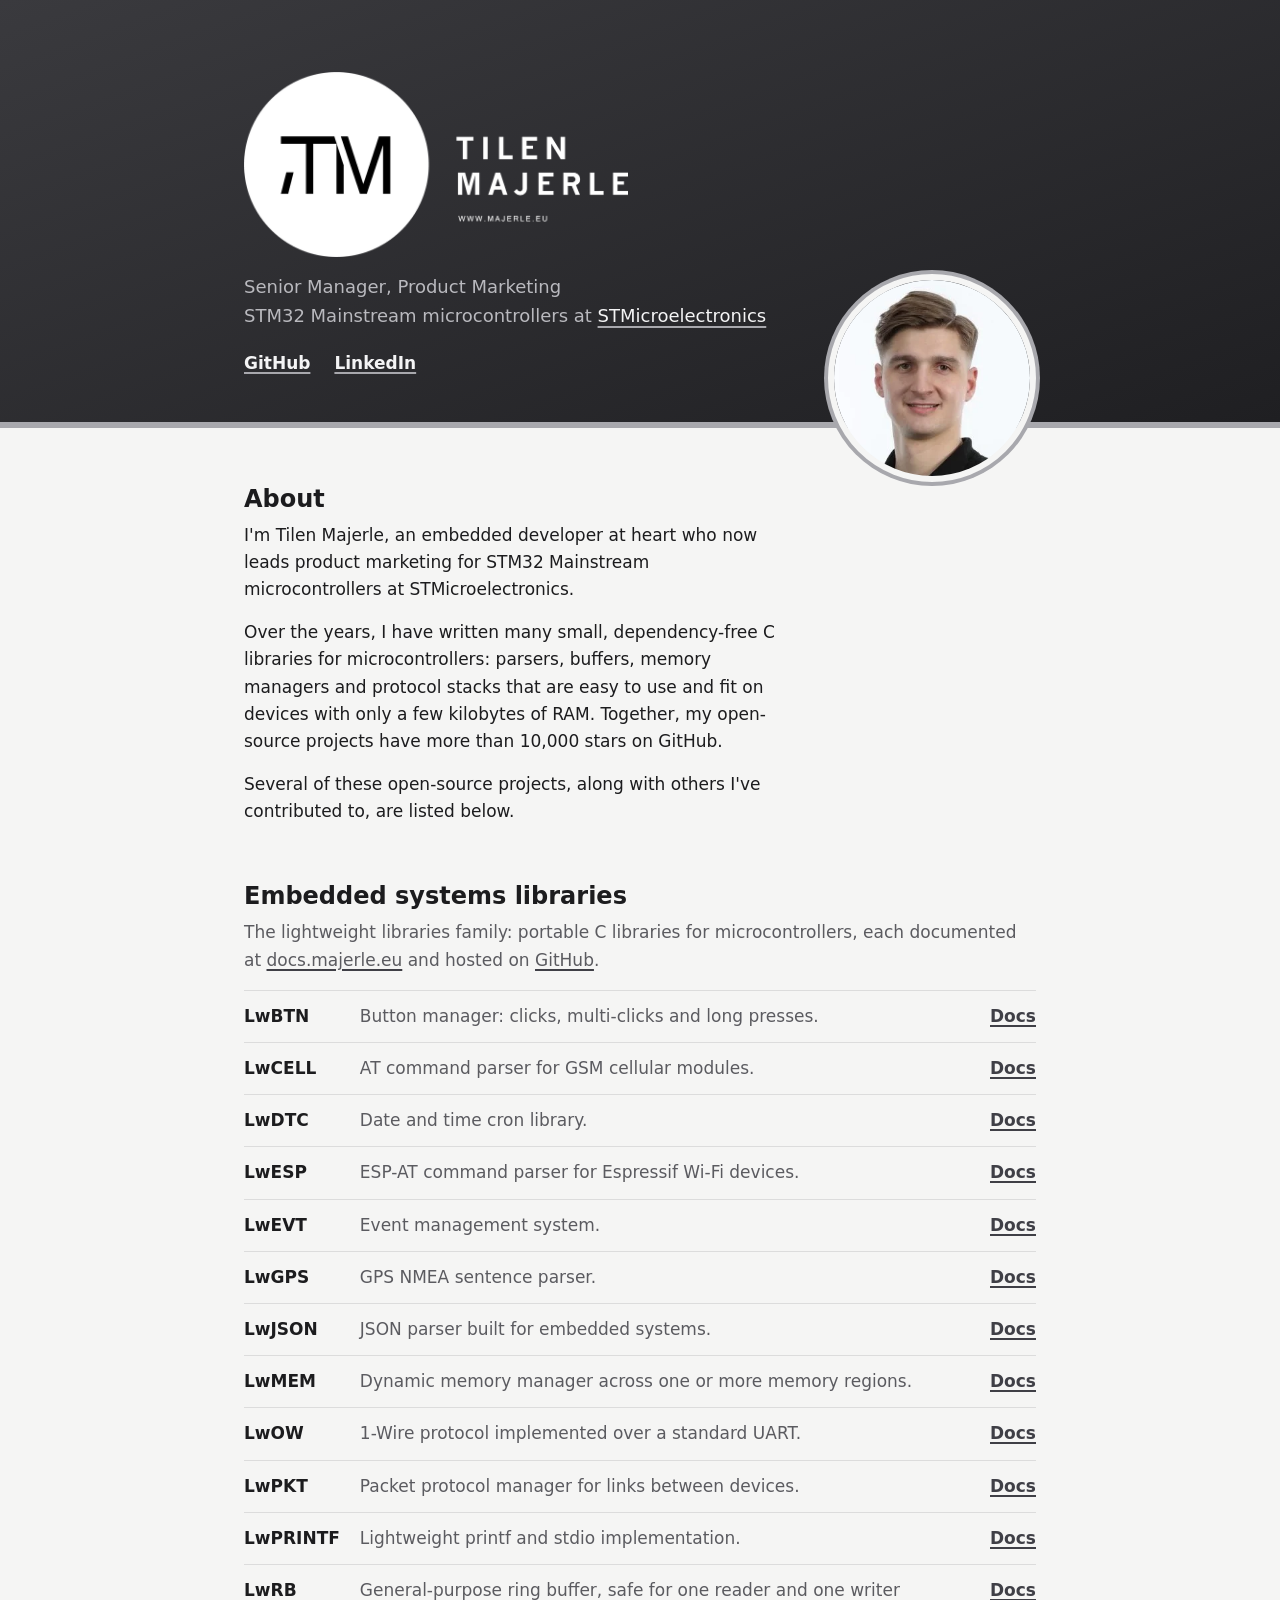
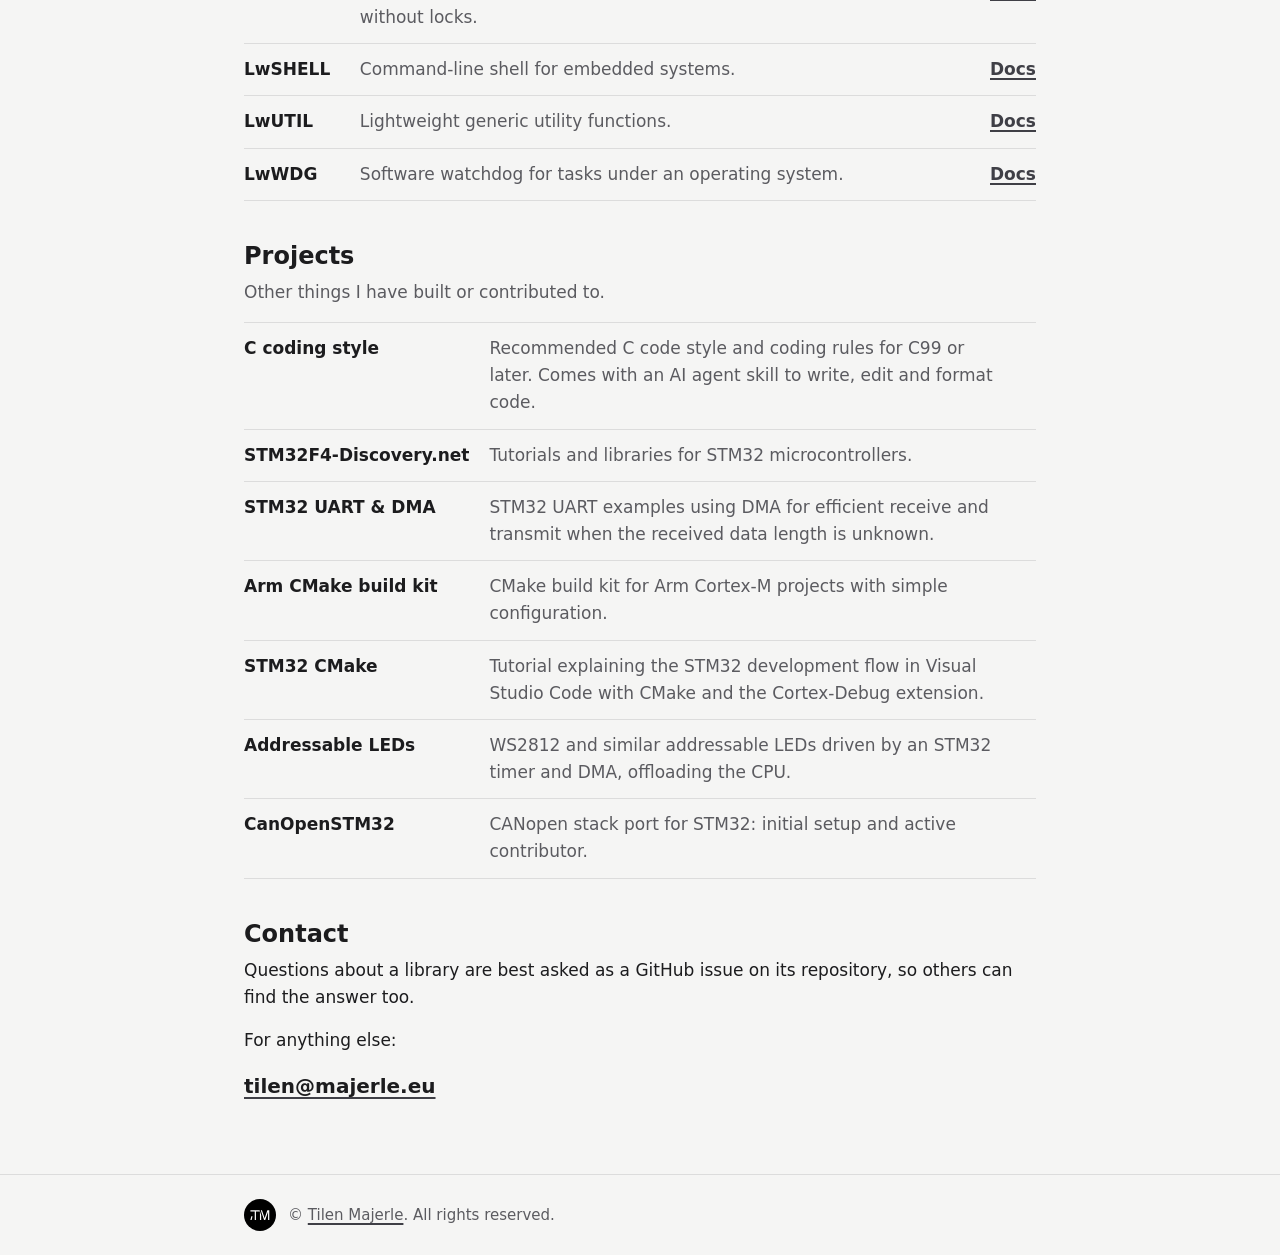
<file: index.html>
<!doctype html>
<html lang="en">

<head>
    <meta charset="utf-8">
    <meta name="viewport" content="width=device-width, initial-scale=1">

    <title>Tilen Majerle - STM32 and embedded C libraries</title>
    <meta name="description"
        content="Tilen Majerle, Senior Manager, Product Marketing for STM32 Mainstream microcontrollers at STMicroelectronics. Author of LwRB, LwESP, LwJSON, LwGPS and other lightweight open-source C libraries for microcontrollers.">
    <meta name="author" content="Tilen Majerle">
    <meta name="robots" content="index, follow, max-image-preview:large">
    <link rel="canonical" href="https://majerle.eu/">

    <meta name="theme-color" content="#2b2b2e" media="(prefers-color-scheme: light)">
    <meta name="theme-color" content="#121214" media="(prefers-color-scheme: dark)">
    <meta name="color-scheme" content="light dark">

    <!-- Open Graph / social previews -->
    <meta property="og:type" content="profile">
    <meta property="og:site_name" content="Tilen Majerle">
    <meta property="og:title" content="Tilen Majerle - STM32 and embedded C libraries">
    <meta property="og:description"
        content="Tilen Majerle, Senior Manager, Product Marketing for STM32 Mainstream microcontrollers at STMicroelectronics. Author of LwRB, LwESP, LwJSON, LwGPS and other lightweight open-source C libraries for microcontrollers.">
    <meta property="og:url" content="https://majerle.eu/">
    <meta property="og:locale" content="en_US">
    <meta property="profile:first_name" content="Tilen">
    <meta property="profile:last_name" content="Majerle">
    <meta property="og:image" content="https://majerle.eu/img/og-image.png">
    <meta property="og:image:width" content="1200">
    <meta property="og:image:height" content="630">
    <meta property="og:image:alt" content="Tilen Majerle logo">
    <meta name="twitter:card" content="summary_large_image">
    <meta name="twitter:image" content="https://majerle.eu/img/og-image.png">
    <meta name="twitter:image:alt" content="Tilen Majerle logo">
    <meta name="twitter:title" content="Tilen Majerle - STM32 and embedded C libraries">
    <meta name="twitter:description"
        content="Tilen Majerle, Senior Manager, Product Marketing for STM32 Mainstream microcontrollers at STMicroelectronics. Author of LwRB, LwESP, LwJSON, LwGPS and other lightweight open-source C libraries for microcontrollers.">

    <link rel="icon" href="favicon.ico" sizes="48x48">
    <link rel="icon" href="favicon.svg" type="image/svg+xml">
    <link rel="apple-touch-icon" href="apple-touch-icon.png">
    <link rel="me" href="https://github.com/MaJerle">
    <link rel="me" href="https://www.linkedin.com/in/tilen-majerle-85a6977/">

    <link rel="preconnect" href="https://api.github.com" crossorigin>

    <link rel="stylesheet" href="css/style.css">
    <script src="js/main.js" defer></script>

    <!-- Structured data: tells Google who this page is about and which libraries belong to them -->
    <script type="application/ld+json">
  {
    "@context": "https://schema.org",
    "@graph": [
      {
        "@type": "WebSite",
        "@id": "https://majerle.eu/#website",
        "url": "https://majerle.eu/",
        "name": "Tilen Majerle",
        "alternateName": "majerle.eu",
        "publisher": { "@id": "https://majerle.eu/#person" }
      },
      {
        "@type": "ProfilePage",
        "@id": "https://majerle.eu/#page",
        "url": "https://majerle.eu/",
        "name": "Tilen Majerle - personal website",
        "inLanguage": "en",
        "isPartOf": { "@id": "https://majerle.eu/#website" },
        "mainEntity": { "@id": "https://majerle.eu/#person" }
      },
      {
        "@type": "Person",
        "@id": "https://majerle.eu/#person",
        "name": "Tilen Majerle",
        "alternateName": "Tilen MAJERLE",
        "givenName": "Tilen",
        "familyName": "Majerle",
        "url": "https://majerle.eu/",
        "image": "https://majerle.eu/img/tilen.webp",
        "description": "Senior Manager, Product Marketing for STM32 Mainstream microcontrollers at STMicroelectronics and author of lightweight open-source C libraries for microcontrollers.",
        "jobTitle": "Senior Manager, Product Marketing, STM32 Mainstream microcontrollers",
        "worksFor": {
          "@type": "Organization",
          "name": "STMicroelectronics",
          "url": "https://www.st.com/"
        },
        "workLocation": {
          "@type": "Place",
          "address": {
            "@type": "PostalAddress",
            "addressCountry": "FR"
          }
        },
        "nationality": { "@type": "Country", "name": "Slovenia" },
        "knowsAbout": [
          "Embedded systems", "Microcontrollers", "STM32", "C programming",
          "Real-time operating systems", "AT command parsers", "Ring buffers",
          "Memory management", "GPS NMEA parsing", "JSON parsing"
        ],
        "sameAs": [
          "https://github.com/MaJerle",
          "https://www.linkedin.com/in/tilen-majerle-85a6977/",
          "https://docs.majerle.eu/",
          "https://stm32f4-discovery.net/"
        ]
      },
      {
        "@type": "ItemList",
        "@id": "https://majerle.eu/#libraries",
        "name": "Open-source C libraries by Tilen Majerle",
        "itemListElement": [
          { "@type": "ListItem", "position": 1,  "item": { "@type": "SoftwareSourceCode", "name": "LwBTN",    "codeRepository": "https://github.com/MaJerle/lwbtn",    "programmingLanguage": "C", "description": "Button manager for embedded systems",                     "author": { "@id": "https://majerle.eu/#person" } } },
          { "@type": "ListItem", "position": 2,  "item": { "@type": "SoftwareSourceCode", "name": "LwCELL",   "codeRepository": "https://github.com/MaJerle/lwcell",   "programmingLanguage": "C", "description": "AT command parser for GSM cellular modules",               "author": { "@id": "https://majerle.eu/#person" } } },
          { "@type": "ListItem", "position": 3,  "item": { "@type": "SoftwareSourceCode", "name": "LwDTC",    "codeRepository": "https://github.com/MaJerle/lwdtc",    "programmingLanguage": "C", "description": "Date and time cron library for embedded systems",          "author": { "@id": "https://majerle.eu/#person" } } },
          { "@type": "ListItem", "position": 4,  "item": { "@type": "SoftwareSourceCode", "name": "LwESP",    "codeRepository": "https://github.com/MaJerle/lwesp",    "programmingLanguage": "C", "description": "ESP-AT command parser for Espressif Wi-Fi devices",        "author": { "@id": "https://majerle.eu/#person" } } },
          { "@type": "ListItem", "position": 5,  "item": { "@type": "SoftwareSourceCode", "name": "LwEVT",    "codeRepository": "https://github.com/MaJerle/lwevt",    "programmingLanguage": "C", "description": "Event management system",                                  "author": { "@id": "https://majerle.eu/#person" } } },
          { "@type": "ListItem", "position": 6,  "item": { "@type": "SoftwareSourceCode", "name": "LwGPS",    "codeRepository": "https://github.com/MaJerle/lwgps",    "programmingLanguage": "C", "description": "GPS NMEA parser for embedded systems",                     "author": { "@id": "https://majerle.eu/#person" } } },
          { "@type": "ListItem", "position": 7,  "item": { "@type": "SoftwareSourceCode", "name": "LwJSON",   "codeRepository": "https://github.com/MaJerle/lwjson",   "programmingLanguage": "C", "description": "JSON parser for embedded systems",                         "author": { "@id": "https://majerle.eu/#person" } } },
          { "@type": "ListItem", "position": 8,  "item": { "@type": "SoftwareSourceCode", "name": "LwMEM",    "codeRepository": "https://github.com/MaJerle/lwmem",    "programmingLanguage": "C", "description": "Dynamic memory manager for embedded systems",              "author": { "@id": "https://majerle.eu/#person" } } },
          { "@type": "ListItem", "position": 9,  "item": { "@type": "SoftwareSourceCode", "name": "LwOW",     "codeRepository": "https://github.com/MaJerle/lwow",     "programmingLanguage": "C", "description": "1-Wire library over UART",                                 "author": { "@id": "https://majerle.eu/#person" } } },
          { "@type": "ListItem", "position": 10, "item": { "@type": "SoftwareSourceCode", "name": "LwPKT",    "codeRepository": "https://github.com/MaJerle/lwpkt",    "programmingLanguage": "C", "description": "Packet protocol manager for embedded systems",             "author": { "@id": "https://majerle.eu/#person" } } },
          { "@type": "ListItem", "position": 11, "item": { "@type": "SoftwareSourceCode", "name": "LwPRINTF", "codeRepository": "https://github.com/MaJerle/lwprintf", "programmingLanguage": "C", "description": "Lightweight stdio printf implementation",                  "author": { "@id": "https://majerle.eu/#person" } } },
          { "@type": "ListItem", "position": 12, "item": { "@type": "SoftwareSourceCode", "name": "LwRB",     "codeRepository": "https://github.com/MaJerle/lwrb",     "programmingLanguage": "C", "description": "General-purpose ring buffer for embedded systems",         "author": { "@id": "https://majerle.eu/#person" } } },
          { "@type": "ListItem", "position": 13, "item": { "@type": "SoftwareSourceCode", "name": "LwSHELL",  "codeRepository": "https://github.com/MaJerle/lwshell",  "programmingLanguage": "C", "description": "Command-line shell for embedded systems",                  "author": { "@id": "https://majerle.eu/#person" } } },
          { "@type": "ListItem", "position": 14, "item": { "@type": "SoftwareSourceCode", "name": "LwUTIL",   "codeRepository": "https://github.com/MaJerle/lwutil",   "programmingLanguage": "C", "description": "Lightweight various generic utility functions",            "author": { "@id": "https://majerle.eu/#person" } } },
          { "@type": "ListItem", "position": 15, "item": { "@type": "SoftwareSourceCode", "name": "LwWDG",    "codeRepository": "https://github.com/MaJerle/lwwdg",    "programmingLanguage": "C", "description": "Software watchdog for operating systems",                  "author": { "@id": "https://majerle.eu/#person" } } }
        ]
      }
    ]
  }
  </script>
</head>

<body>
    <a class="skip-link" href="#main">Skip to content</a>

    <header class="hero">
        <div class="wrap hero-grid">
            <img class="hero-photo" src="img/tilen.webp" alt="Portrait of Tilen Majerle" width="295" height="295"
                fetchpriority="high">
            <div class="hero-text">
                <h1 class="hero-name">
                    <img class="hero-logo" src="img/logo-full.png" alt="Tilen Majerle" width="800" height="385">
                </h1>
                <p class="hero-role">
                    Senior Manager, Product Marketing<br />STM32 Mainstream microcontrollers at
                    <a href="https://www.st.com/" rel="noopener" target="_blank">STMicroelectronics</a>
                </p>
                <nav class="hero-links" aria-label="Profiles">
                    <ul>
                        <li><a href="https://github.com/MaJerle" rel="me noopener" target="_blank">GitHub</a></li>
                        <li><a href="https://www.linkedin.com/in/tilen-majerle-85a6977/" rel="me noopener"
                                target="_blank">LinkedIn</a></li>
                    </ul>
                </nav>
            </div>
        </div>
    </header>

    <main id="main">
        <section class="wrap about" aria-labelledby="about-title">
            <h2 id="about-title">About</h2>
            <p>I'm Tilen Majerle, an embedded developer at heart who now leads product marketing for STM32
                Mainstream microcontrollers at STMicroelectronics.</p>
            <p>Over the years, I have written many small, dependency-free C libraries for microcontrollers: parsers,
                buffers, memory managers and protocol stacks that are easy to use and fit on devices with only a few
                kilobytes of RAM. Together, my open-source projects have more than 10,000 stars on GitHub.</p>
            <p>Several of these open-source projects, along with others I've contributed to, are listed below.</p>
        </section>

        <section class="wrap libraries" aria-labelledby="libraries-title">
            <div class="section-head">
                <h2 id="libraries-title">Embedded systems libraries</h2>
                <p class="stars-total" hidden></p>
            </div>
            <p class="section-intro">
                The lightweight libraries family: portable C libraries for microcontrollers, each documented
                at <a href="https://docs.majerle.eu/" target="_blank" rel="noopener">docs.majerle.eu</a> and hosted
                on <a href="https://github.com/MaJerle" target="_blank" rel="noopener">GitHub</a>.
            </p>

            <!-- Keep alphabetical. Every GitHub link needs a .repo-stars with data-repo="owner/name". -->
            <ul class="repo-list">
                <li class="repo" data-name="lwbtn">
                    <a class="repo-name" target="_blank" rel="noopener"
                        href="https://github.com/MaJerle/lwbtn">LwBTN</a>
                    <p class="repo-desc">Button manager: clicks, multi-clicks and long presses.</p>
                    <span class="repo-stars" data-repo="MaJerle/lwbtn"></span>
                    <a class="repo-docs" target="_blank" rel="noopener" href="https://docs.majerle.eu/projects/lwbtn/en/latest/"
                        aria-label="LwBTN documentation">Docs</a>
                </li>
                <li class="repo" data-name="lwcell">
                    <a class="repo-name" target="_blank" rel="noopener"
                        href="https://github.com/MaJerle/lwcell">LwCELL</a>
                    <p class="repo-desc">AT command parser for GSM cellular modules.</p>
                    <span class="repo-stars" data-repo="MaJerle/lwcell"></span>
                    <a class="repo-docs" target="_blank" rel="noopener" href="https://docs.majerle.eu/projects/lwcell/en/latest/"
                        aria-label="LwCELL documentation">Docs</a>
                </li>
                <li class="repo" data-name="lwdtc">
                    <a class="repo-name" target="_blank" rel="noopener"
                        href="https://github.com/MaJerle/lwdtc">LwDTC</a>
                    <p class="repo-desc">Date and time cron library.</p>
                    <span class="repo-stars" data-repo="MaJerle/lwdtc"></span>
                    <a class="repo-docs" target="_blank" rel="noopener" href="https://docs.majerle.eu/projects/lwdtc/en/latest/"
                        aria-label="LwDTC documentation">Docs</a>
                </li>
                <li class="repo" data-name="lwesp">
                    <a class="repo-name" target="_blank" rel="noopener"
                        href="https://github.com/MaJerle/lwesp">LwESP</a>
                    <p class="repo-desc">ESP-AT command parser for Espressif Wi-Fi devices.</p>
                    <span class="repo-stars" data-repo="MaJerle/lwesp"></span>
                    <a class="repo-docs" target="_blank" rel="noopener" href="https://docs.majerle.eu/projects/lwesp/en/latest/"
                        aria-label="LwESP documentation">Docs</a>
                </li>
                <li class="repo" data-name="lwevt">
                    <a class="repo-name" target="_blank" rel="noopener"
                        href="https://github.com/MaJerle/lwevt">LwEVT</a>
                    <p class="repo-desc">Event management system.</p>
                    <span class="repo-stars" data-repo="MaJerle/lwevt"></span>
                    <a class="repo-docs" target="_blank" rel="noopener" href="https://docs.majerle.eu/projects/lwevt/en/latest/"
                        aria-label="LwEVT documentation">Docs</a>
                </li>
                <li class="repo" data-name="lwgps">
                    <a class="repo-name" target="_blank" rel="noopener"
                        href="https://github.com/MaJerle/lwgps">LwGPS</a>
                    <p class="repo-desc">GPS NMEA sentence parser.</p>
                    <span class="repo-stars" data-repo="MaJerle/lwgps"></span>
                    <a class="repo-docs" target="_blank" rel="noopener" href="https://docs.majerle.eu/projects/lwgps/en/latest/"
                        aria-label="LwGPS documentation">Docs</a>
                </li>
                <li class="repo" data-name="lwjson">
                    <a class="repo-name" target="_blank" rel="noopener"
                        href="https://github.com/MaJerle/lwjson">LwJSON</a>
                    <p class="repo-desc">JSON parser built for embedded systems.</p>
                    <span class="repo-stars" data-repo="MaJerle/lwjson"></span>
                    <a class="repo-docs" target="_blank" rel="noopener" href="https://docs.majerle.eu/projects/lwjson/en/latest/"
                        aria-label="LwJSON documentation">Docs</a>
                </li>
                <li class="repo" data-name="lwmem">
                    <a class="repo-name" target="_blank" rel="noopener"
                        href="https://github.com/MaJerle/lwmem">LwMEM</a>
                    <p class="repo-desc">Dynamic memory manager across one or more memory regions.</p>
                    <span class="repo-stars" data-repo="MaJerle/lwmem"></span>
                    <a class="repo-docs" target="_blank" rel="noopener" href="https://docs.majerle.eu/projects/lwmem/en/latest/"
                        aria-label="LwMEM documentation">Docs</a>
                </li>
                <li class="repo" data-name="lwow">
                    <a class="repo-name" target="_blank" rel="noopener" href="https://github.com/MaJerle/lwow">LwOW</a>
                    <p class="repo-desc">1-Wire protocol implemented over a standard UART.</p>
                    <span class="repo-stars" data-repo="MaJerle/lwow"></span>
                    <a class="repo-docs" target="_blank" rel="noopener" href="https://docs.majerle.eu/projects/lwow/en/latest/"
                        aria-label="LwOW documentation">Docs</a>
                </li>
                <li class="repo" data-name="lwpkt">
                    <a class="repo-name" target="_blank" rel="noopener"
                        href="https://github.com/MaJerle/lwpkt">LwPKT</a>
                    <p class="repo-desc">Packet protocol manager for links between devices.</p>
                    <span class="repo-stars" data-repo="MaJerle/lwpkt"></span>
                    <a class="repo-docs" target="_blank" rel="noopener" href="https://docs.majerle.eu/projects/lwpkt/en/latest/"
                        aria-label="LwPKT documentation">Docs</a>
                </li>
                <li class="repo" data-name="lwprintf">
                    <a class="repo-name" target="_blank" rel="noopener"
                        href="https://github.com/MaJerle/lwprintf">LwPRINTF</a>
                    <p class="repo-desc">Lightweight printf and stdio implementation.</p>
                    <span class="repo-stars" data-repo="MaJerle/lwprintf"></span>
                    <a class="repo-docs" target="_blank" rel="noopener" href="https://docs.majerle.eu/projects/lwprintf/en/latest/"
                        aria-label="LwPRINTF documentation">Docs</a>
                </li>
                <li class="repo" data-name="lwrb">
                    <a class="repo-name" target="_blank" rel="noopener" href="https://github.com/MaJerle/lwrb">LwRB</a>
                    <p class="repo-desc">General-purpose ring buffer, safe for one reader and one writer without locks.
                    </p>
                    <span class="repo-stars" data-repo="MaJerle/lwrb"></span>
                    <a class="repo-docs" target="_blank" rel="noopener" href="https://docs.majerle.eu/projects/lwrb/en/latest/"
                        aria-label="LwRB documentation">Docs</a>
                </li>
                <li class="repo" data-name="lwshell">
                    <a class="repo-name" target="_blank" rel="noopener"
                        href="https://github.com/MaJerle/lwshell">LwSHELL</a>
                    <p class="repo-desc">Command-line shell for embedded systems.</p>
                    <span class="repo-stars" data-repo="MaJerle/lwshell"></span>
                    <a class="repo-docs" target="_blank" rel="noopener" href="https://docs.majerle.eu/projects/lwshell/en/latest/"
                        aria-label="LwSHELL documentation">Docs</a>
                </li>
                <li class="repo" data-name="lwutil">
                    <a class="repo-name" target="_blank" rel="noopener"
                        href="https://github.com/MaJerle/lwutil">LwUTIL</a>
                    <p class="repo-desc">Lightweight generic utility functions.</p>
                    <span class="repo-stars" data-repo="MaJerle/lwutil"></span>
                    <a class="repo-docs" target="_blank" rel="noopener" href="https://docs.majerle.eu/projects/lwutil/en/latest/"
                        aria-label="LwUTIL documentation">Docs</a>
                </li>
                <li class="repo" data-name="lwwdg">
                    <a class="repo-name" target="_blank" rel="noopener"
                        href="https://github.com/MaJerle/lwwdg">LwWDG</a>
                    <p class="repo-desc">Software watchdog for tasks under an operating system.</p>
                    <span class="repo-stars" data-repo="MaJerle/lwwdg"></span>
                    <a class="repo-docs" target="_blank" rel="noopener" href="https://docs.majerle.eu/projects/lwwdg/en/latest/"
                        aria-label="LwWDG documentation">Docs</a>
                </li>
            </ul>
        </section>

        <section class="wrap projects" aria-labelledby="projects-title">
            <div class="section-head">
                <h2 id="projects-title">Projects</h2>
                <p class="stars-total" hidden></p>
            </div>
            <p class="section-intro">Other things I have built or contributed to.</p>
            <ul class="repo-list">
                <li class="repo">
                    <a class="repo-name" target="_blank" rel="noopener" href="https://github.com/MaJerle/c-code-style">C
                        coding style</a>
                    <p class="repo-desc">Recommended C code style and coding rules for C99 or later. Comes with an AI
                        agent skill to write, edit and format code.</p>
                    <span class="repo-stars" data-repo="MaJerle/c-code-style"></span>
                </li>
                <li class="repo">
                    <a class="repo-name" target="_blank" rel="noopener"
                        href="https://stm32f4-discovery.net/">STM32F4-Discovery.net</a>
                    <p class="repo-desc">Tutorials and libraries for STM32 microcontrollers.</p>
                </li>
                <li class="repo">
                    <a class="repo-name" target="_blank" rel="noopener"
                        href="https://github.com/MaJerle/stm32-usart-uart-dma-rx-tx">STM32 UART &amp; DMA</a>
                    <p class="repo-desc">STM32 UART examples using DMA for efficient receive and transmit when the
                        received data length is unknown.</p>
                    <span class="repo-stars" data-repo="MaJerle/stm32-usart-uart-dma-rx-tx"></span>
                </li>
                <li class="repo">
                    <a class="repo-name" target="_blank" rel="noopener"
                        href="https://github.com/MaJerle/arm-build-kit">Arm CMake build kit</a>
                    <p class="repo-desc">CMake build kit for Arm Cortex-M projects with simple configuration.</p>
                    <span class="repo-stars" data-repo="MaJerle/arm-build-kit"></span>
                </li>
                <li class="repo">
                    <a class="repo-name" target="_blank" rel="noopener"
                        href="https://github.com/MaJerle/stm32-cube-cmake-vscode">STM32 CMake</a>
                    <p class="repo-desc">Tutorial explaining the STM32 development flow in Visual Studio Code with CMake
                        and the Cortex-Debug extension.</p>
                    <span class="repo-stars" data-repo="MaJerle/stm32-cube-cmake-vscode"></span>
                </li>
                <li class="repo">
                    <a class="repo-name" target="_blank" rel="noopener"
                        href="https://github.com/MaJerle/stm32-ws2811-ws2812-ws2812b-ws281x-tim-pwm-dma-timer">Addressable
                        LEDs</a>
                    <p class="repo-desc">WS2812 and similar addressable LEDs driven by an STM32 timer and DMA,
                        offloading the CPU.</p>
                    <span class="repo-stars"
                        data-repo="MaJerle/stm32-ws2811-ws2812-ws2812b-ws281x-tim-pwm-dma-timer"></span>
                </li>
                <li class="repo">
                    <a class="repo-name" target="_blank" rel="noopener"
                        href="https://github.com/CANopenNode/CanOpenSTM32">CanOpenSTM32</a>
                    <p class="repo-desc">CANopen stack port for STM32: initial setup and active contributor.</p>
                    <span class="repo-stars" data-repo="CANopenNode/CanOpenSTM32"></span>
                </li>
            </ul>
        </section>
        <section class="wrap contact" aria-labelledby="contact-title">
            <h2 id="contact-title">Contact</h2>
            <p>
                Questions about a library are best asked as a GitHub issue on its repository, so others can find the
                answer too.
            </p>
            <p>For anything else:</p>
            <p class="email">
                <span class="js-email" data-user="tilen" data-domain="majerle.eu">tilen [at] majerle.eu</span>
            </p>
        </section>
    </main>
    <footer class="footer">
        <div class="wrap footer-row">
            <img class="footer-logo" src="img/logo-mark.svg" alt="" width="32" height="32">
            <p>© <a href="https://majerle.eu/">Tilen Majerle</a>. All rights reserved.</p>
        </div>
    </footer>
</body>

</html>
</file>
<file: css/style.css>
/* Palette: graphite band, silver accent, warm-neutral greys */
:root {
  --bg: #f5f5f4;
  --surface: #ffffff;
  --ink: #1c1c1e;
  --muted: #5b5b60;
  --rule: #dcdcdc;
  --band: #2b2b2e;
  --band-top: #3a3a3e;
  --band-bottom: #1f1f22;
  --band-ink: #f4f4f5;
  --band-muted: #b9b9be;
  --band-accent: #a8a8ad; /* rule and ring on the graphite band */
  --accent: #3f3f46; /* link underlines, stars on light background */
  --chip: rgb(28 28 30 / 6%);
  --focus: #52525b;
  --logo-filter: none; /* logo artwork is black on transparent */

  --font:
    system-ui, -apple-system, "Segoe UI", Roboto, "Helvetica Neue", Arial,
    sans-serif;
  --measure: 52rem;
  color-scheme: light dark;
}

@media (prefers-color-scheme: dark) {
  :root:not([data-theme="light"]) {
    --bg: #121214;
    --surface: #1b1b1e;
    --ink: #ececee;
    --muted: #a1a1a8;
    --rule: #2e2e33;
    --band-top: #2a2a2e;
    --band-bottom: #161618;
    --accent: #d4d4d8;
    --chip: rgb(236 236 238 / 8%);
    --focus: #d4d4d8;
    --logo-filter: invert(1);
  }
}

:root[data-theme="dark"] {
  --bg: #121214;
  --surface: #1b1b1e;
  --ink: #ececee;
  --muted: #a1a1a8;
  --rule: #2e2e33;
  --band-top: #2a2a2e;
  --band-bottom: #161618;
  --accent: #d4d4d8;
  --chip: rgb(236 236 238 / 8%);
  --focus: #d4d4d8;
  --logo-filter: invert(1);
}

*,
*::before,
*::after {
  box-sizing: border-box;
}

html {
  -webkit-text-size-adjust: 100%;
}

body {
  margin: 0;
  background: var(--bg);
  color: var(--ink);
  font-family: var(--font);
  font-size: 1.0625rem;
  line-height: 1.6;
}

img {
  max-width: 100%;
}

a {
  color: inherit;
  text-decoration-color: var(--accent);
  text-decoration-thickness: 2px;
  text-underline-offset: 0.2em;
}

a:hover {
  text-decoration-color: currentColor;
}

a:focus-visible {
  outline: 3px solid var(--focus);
  outline-offset: 3px;
  border-radius: 2px;
}

.wrap {
  max-width: var(--measure);
  margin-inline: auto;
  padding-inline: 1.25rem;
}

.skip-link {
  position: absolute;
  left: 1rem;
  top: -3rem;
  padding: 0.5rem 0.75rem;
  background: var(--surface);
  color: var(--ink);
  z-index: 10;
}

.skip-link:focus {
  top: 1rem;
}

/* ---------- Hero ----------
   Graphite band with the portrait sitting on the silver rule on wide screens. */
.hero {
  background: var(--band);
  background-image: linear-gradient(
    160deg,
    var(--band-top),
    var(--band-bottom)
  );
  color: var(--band-ink);
  border-bottom: 6px solid var(--band-accent);
  padding-block: clamp(2.25rem, 7vw, 4.5rem) 2.25rem;
}

.hero-grid {
  display: grid;
  grid-template-columns: minmax(0, 1fr); /* let the logo shrink on phones */
  gap: 1.25rem;
  justify-items: start;
}

.hero-text {
  width: 100%;
}

.hero-photo {
  width: 8rem;
  aspect-ratio: 1;
  height: auto;
  object-fit: cover;
  border-radius: 50%;
  border: 4px solid var(--band-accent);
  background: var(--band);
}

.hero-name {
  margin: 0;
  line-height: 1;
}

/* The logo artwork is black; the band is always dark, so always invert it. */
.hero-logo {
  display: block;
  width: min(24rem, 100%);
  height: auto;
  filter: invert(1);
}

.hero-role {
  margin: 1rem 0 0;
  font-size: 1.125rem;
  color: var(--band-muted);
  max-width: 34rem;
}

.hero-role a {
  color: var(--band-ink);
}

.hero a {
  text-decoration-color: var(--band-accent);
}

.hero a:focus-visible {
  outline-color: var(--band-accent);
}

.hero-links ul {
  list-style: none;
  margin: 1.25rem 0 0;
  padding: 0;
  display: flex;
  flex-wrap: wrap;
  gap: 0.5rem 1.5rem;
  font-weight: 600;
}

@media (min-width: 46rem) {
  .hero {
    padding-bottom: 2.75rem;
  }

  .hero-grid {
    grid-template-columns: minmax(0, 1fr) 13rem;
    align-items: end;
    gap: 2.5rem;
  }

  .hero-text {
    grid-column: 1;
    grid-row: 1;
  }

  .hero-photo {
    grid-column: 2;
    grid-row: 1;
    width: 13rem;
    margin-bottom: -6.5rem; /* drop through the silver rule */
    border: 6px solid var(--bg); /* cut-out ring in the page colour */
    box-shadow: 0 0 0 4px var(--band-accent);
    position: relative;
  }
}

/* ---------- Sections ---------- */
main {
  padding-block: 1.5rem 3rem;
}

main section {
  padding-block: 2rem 0.5rem;
}

h2 {
  margin: 0 0 0.5rem;
  font-size: 1.5rem;
  line-height: 1.25;
  font-weight: 750;
}

p {
  margin: 0 0 1rem;
}

.about p {
  max-width: 34rem; /* clears the portrait on wide screens */
}

.section-head {
  display: flex;
  flex-wrap: wrap;
  align-items: baseline;
  justify-content: space-between;
  gap: 0 1rem;
}

.section-intro {
  color: var(--muted);
}

.stars-total {
  margin: 0 0 0.5rem;
  font-weight: 600;
  color: var(--accent);
  font-variant-numeric: tabular-nums;
}

/* ---------- Repository lists ----------
   One grid per list; rows use subgrid so names, stars and docs links line up
   in columns whatever the name length. */
.repo-list {
  list-style: none;
  margin: 0;
  padding: 0;
  display: grid;
  grid-template-columns: max-content 1fr auto auto;
  column-gap: 1.25rem;
  border-top: 1px solid var(--rule);
}

.repo {
  grid-column: 1 / -1;
  display: grid;
  grid-template-columns: subgrid;
  align-items: baseline;
  padding: 0.75rem 0;
  border-bottom: 1px solid var(--rule);
}

.repo-name {
  grid-column: 1;
  font-weight: 700;
  text-decoration: none;
}

.repo-name:hover {
  text-decoration: underline;
  text-decoration-color: var(--accent);
}

.repo-desc {
  grid-column: 2;
  margin: 0;
  color: var(--muted);
}

.repo-stars {
  grid-column: 3;
  font-variant-numeric: tabular-nums;
  font-size: 0.9375rem;
  font-weight: 600;
  color: var(--accent);
  white-space: nowrap;
  text-align: right;
}

/* Star pinned left, number pinned right; all pills share the column width. */
.repo-stars:not(:empty) {
  display: flex;
  justify-content: space-between;
  gap: 0.4rem;
  padding: 0.05rem 0.6rem;
  border-radius: 999px;
  background: var(--chip);
}

.repo-stars-icon {
  opacity: 0.8;
}

.repo-docs {
  grid-column: 4;
  font-weight: 600;
  color: var(--accent);
  white-space: nowrap;
}

/* Phone: name, stars and docs on the first line, description below it. */
@media (max-width: 36rem) {
  .repo-list {
    grid-template-columns: 1fr auto auto;
    column-gap: 1rem;
  }

  .repo-name {
    grid-column: 1;
    grid-row: 1;
    font-size: 1.125rem;
  }

  .repo-stars {
    grid-column: 2;
    grid-row: 1;
  }

  .repo-docs {
    grid-column: 3;
    grid-row: 1;
  }

  .repo-desc {
    grid-column: 1 / -1;
    grid-row: 2;
    margin-top: 0.15rem;
    color: var(--ink);
  }
}

.email {
  font-size: 1.25rem;
  font-weight: 650;
  overflow-wrap: anywhere;
}

.footer {
  border-top: 1px solid var(--rule);
  color: var(--muted);
  font-size: 0.9375rem;
  padding-block: 1.5rem;
}

.footer-row {
  display: flex;
  align-items: center;
  gap: 0.75rem;
}

.footer-logo {
  width: 2rem;
  height: 2rem;
  filter: var(--logo-filter);
}

.footer p {
  margin: 0;
}

@media (prefers-reduced-motion: reduce) {
  * {
    transition: none !important;
    animation: none !important;
  }
}

/* ---------- 404 page ---------- */
.not-found {
  padding-block: 4rem;
}

.not-found h1 {
  margin: 0 0 0.5rem;
  font-size: 2rem;
}
</file>
